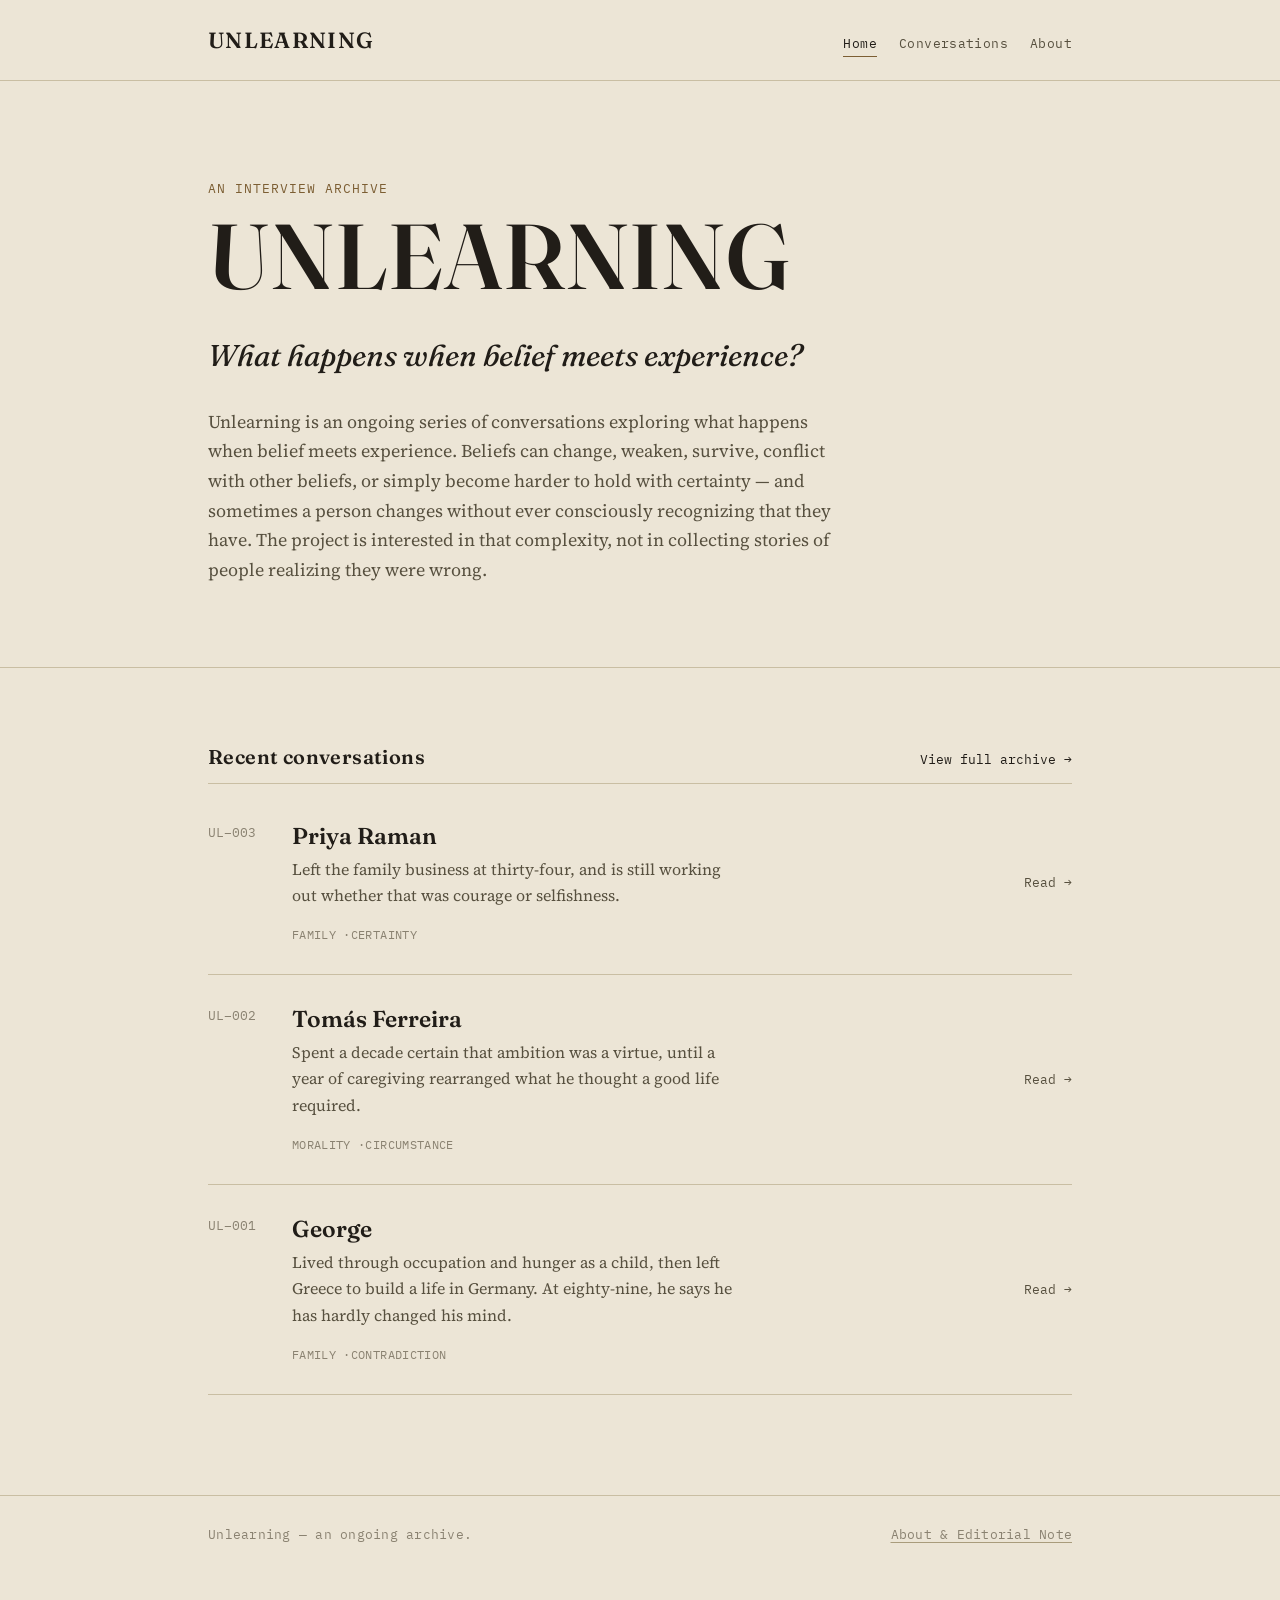
<file: index.html>
<!doctype html>
<html lang="en">
<head>
<meta charset="UTF-8">
<meta name="viewport" content="width=device-width, initial-scale=1">
<title>Unlearning — an archive of changed minds</title>
<meta name="description" content="Unlearning is an interview project exploring how people's beliefs change — or resist changing — when they meet lived experience.">
<link rel="stylesheet" href="styles.css">
</head>
<body>

<header class="site-header">
  <div class="shell">
    <a class="wordmark" href="index.html">UNLEARNING</a>
    <nav class="site-nav">
      <a href="index.html" aria-current="page">Home</a>
      <a href="conversations.html">Conversations</a>
      <a href="about.html">About</a>
    </nav>
  </div>
</header>

<section class="hero">
  <div class="shell">
    <p class="eyebrow">An interview archive</p>
    <h1 class="hero-word">UNLEARNING</h1>
    <p class="hero-question">What happens when belief meets experience?</p>
    <p class="hero-desc">Unlearning is an ongoing series of conversations exploring what happens when belief meets experience. Beliefs can change, weaken, survive, conflict with other beliefs, or simply become harder to hold with certainty — and sometimes a person changes without ever consciously recognizing that they have. The project is interested in that complexity, not in collecting stories of people realizing they were wrong.</p>
  </div>
</section>

<div class="shell">
  <div class="section-head">
    <h2>Recent conversations</h2>
    <a class="see-all" href="conversations.html">View full archive →</a>
  </div>

  <ul class="entry-list">
    <li>
      <a class="entry" href="conversations/priya-raman.html">
        <span class="entry-idx">UL–003</span>
        <span>
          <span class="entry-name">Priya Raman</span>
          <p class="entry-line">Left the family business at thirty-four, and is still working out whether that was courage or selfishness.</p>
          <span class="entry-themes"><span>Family</span><span>Certainty</span></span>
        </span>
        <span class="entry-go">Read →</span>
      </a>
    </li>
    <li>
      <a class="entry" href="conversations/tomas-ferreira.html">
        <span class="entry-idx">UL–002</span>
        <span>
          <span class="entry-name">Tomás Ferreira</span>
          <p class="entry-line">Spent a decade certain that ambition was a virtue, until a year of caregiving rearranged what he thought a good life required.</p>
          <span class="entry-themes"><span>Morality</span><span>Circumstance</span></span>
        </span>
        <span class="entry-go">Read →</span>
      </a>
    </li>
    <li>
      <a class="entry" href="conversations/daniel-ortiz.html">
        <span class="entry-idx">UL–001</span>
        <span>
          <span class="entry-name">George</span>
          <p class="entry-line">Lived through occupation and hunger as a child, then left Greece to build a life in Germany. At eighty-nine, he says he has hardly changed his mind.
</p>
          <span class="entry-themes"><span>Family</span><span>Contradiction</span></span>
        </span>
        <span class="entry-go">Read →</span>
      </a>
    </li>
  </ul>
</div>

<footer class="site-footer">
  <div class="shell">
    <span>Unlearning — an ongoing archive.</span>
    <span><a href="about.html">About &amp; Editorial Note</a></span>
  </div>
</footer>

</body>
</html>
</file>
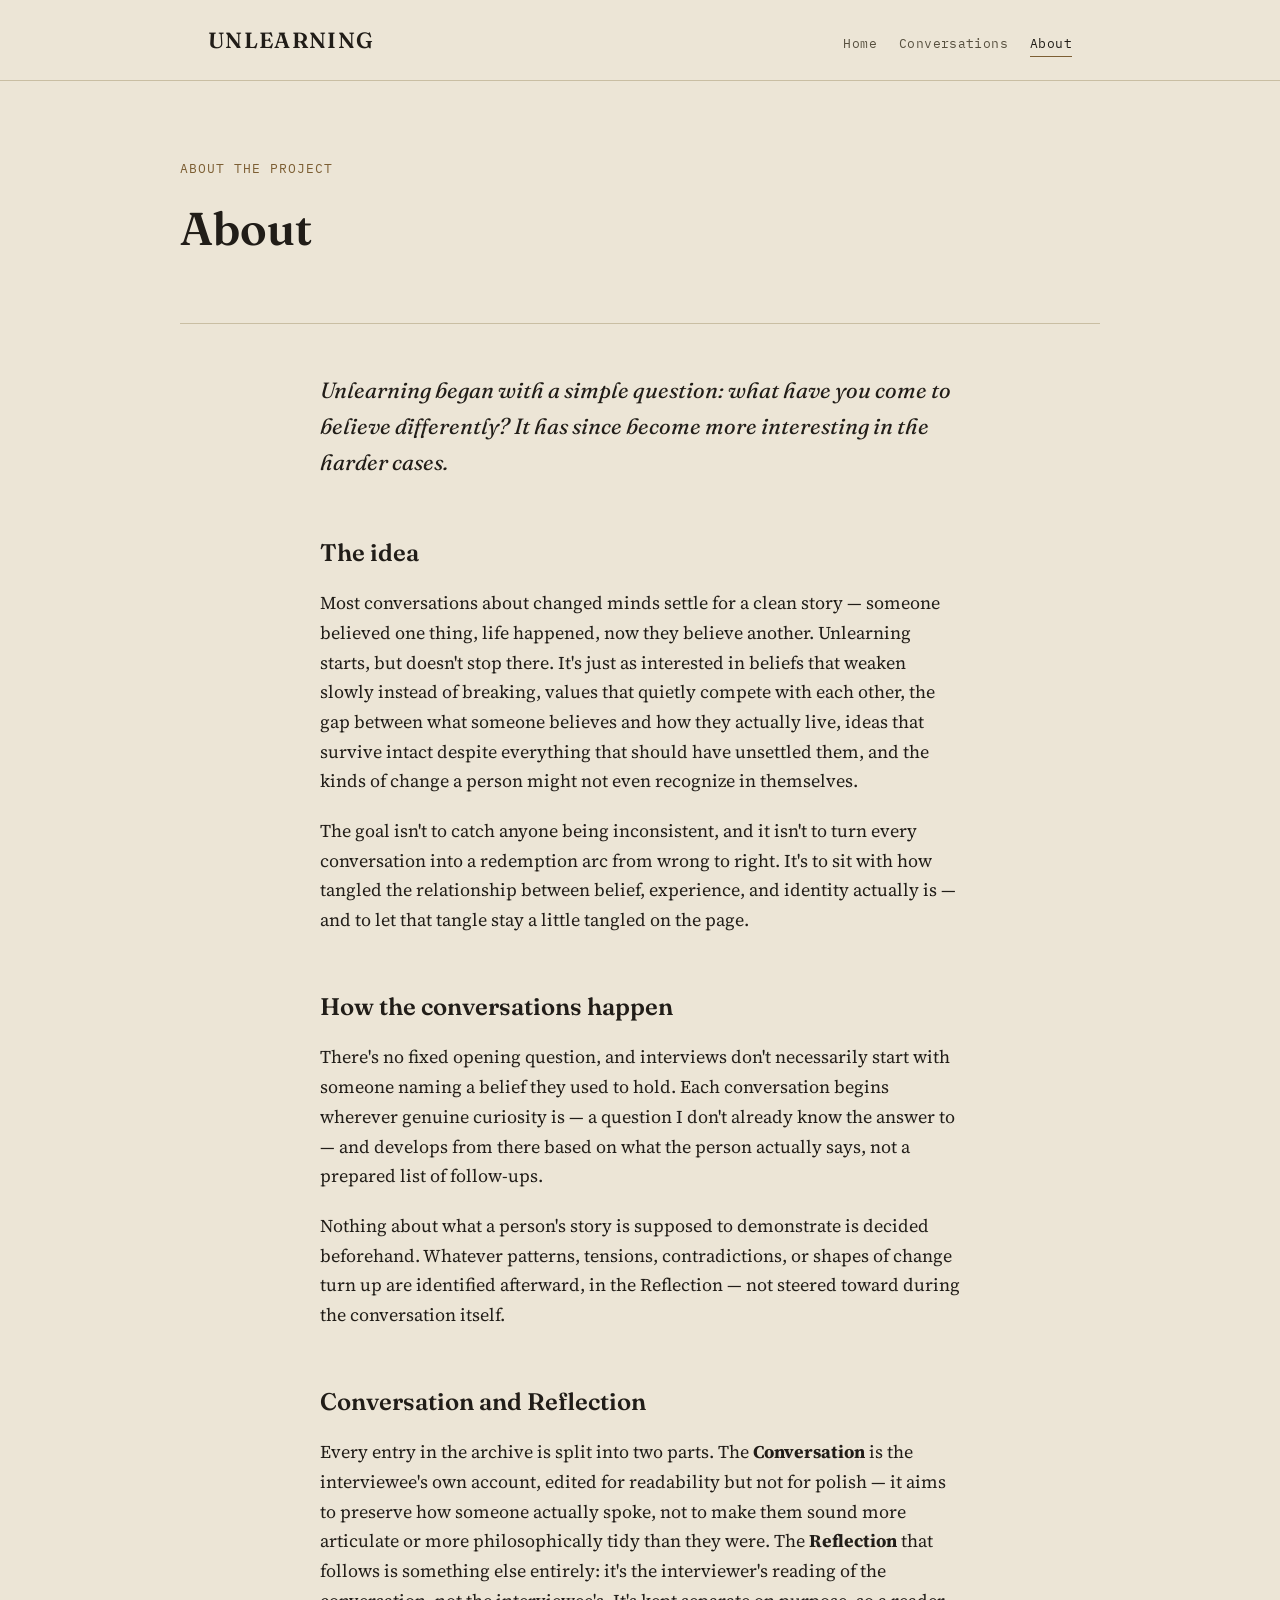
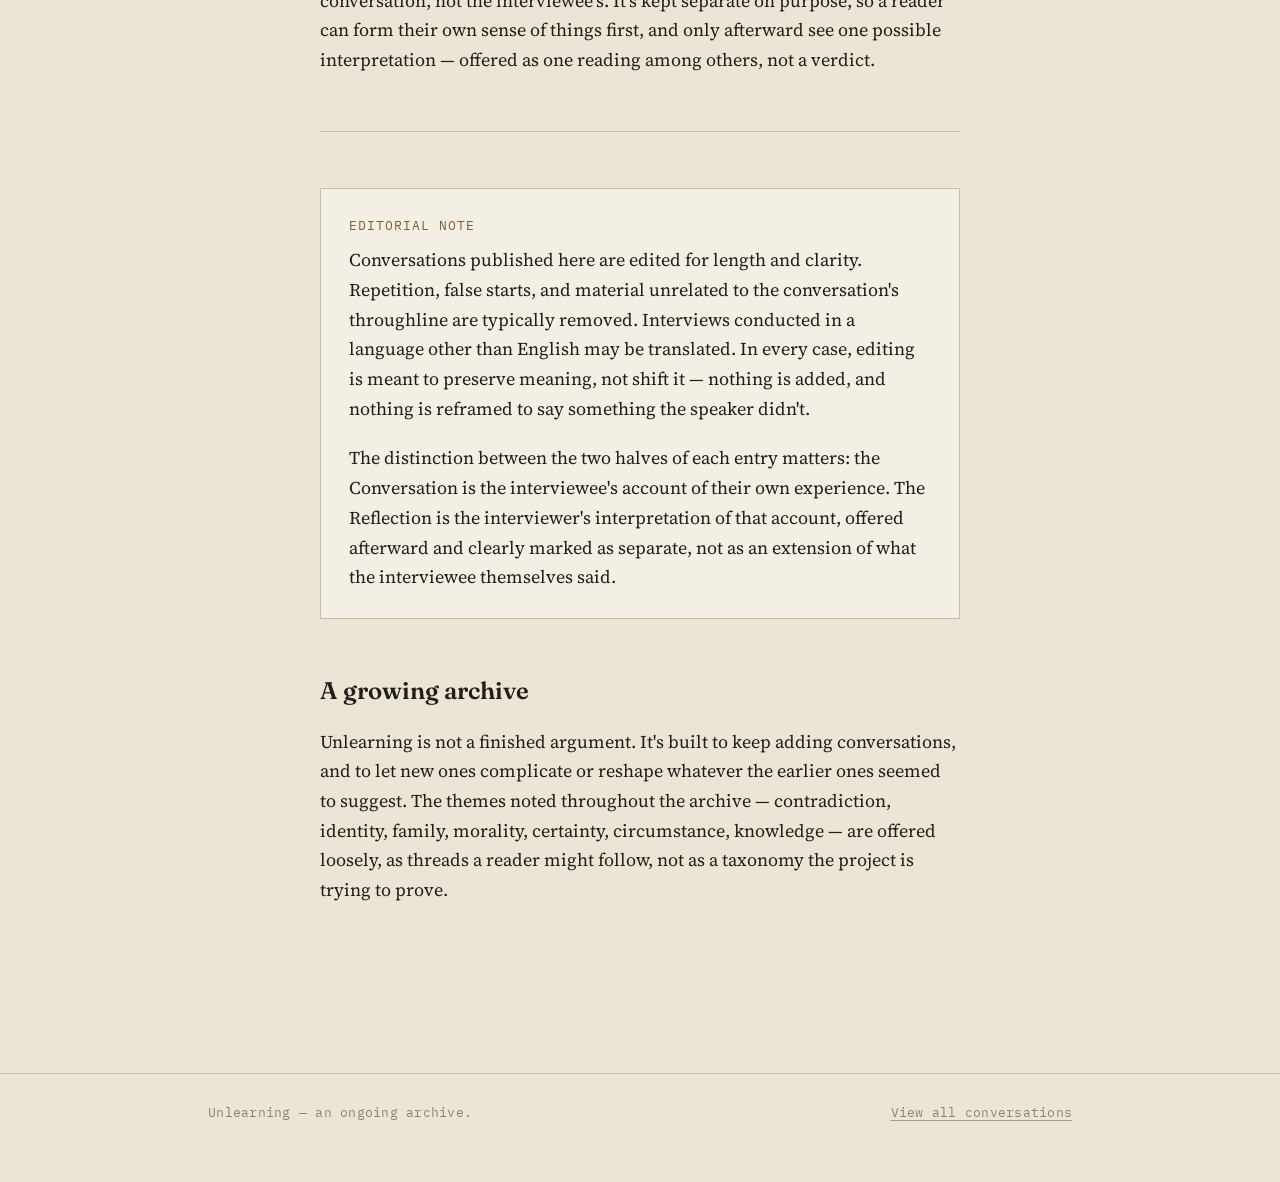
<file: about.html>
<!doctype html>
<html lang="en">
<head>
<meta charset="UTF-8">
<meta name="viewport" content="width=device-width, initial-scale=1">
<title>About — Unlearning</title>
<meta name="description" content="What Unlearning is, how the conversations are conducted, and how they are edited.">
<link rel="stylesheet" href="styles.css">
</head>
<body>

<header class="site-header">
  <div class="shell">
    <a class="wordmark" href="index.html">UNLEARNING</a>
    <nav class="site-nav">
      <a href="index.html">Home</a>
      <a href="conversations.html">Conversations</a>
      <a href="about.html" aria-current="page">About</a>
    </nav>
  </div>
</header>

<div class="page-head shell">
  <p class="eyebrow">About the project</p>
  <h1 class="page-title">About</h1>
</div>

<div class="col prose">
  <p class="lede">Unlearning began with a simple question: what have you come to believe differently? It has since become more interesting in the harder cases.</p>

  <h2>The idea</h2>
  <p>Most conversations about changed minds settle for a clean story — someone believed one thing, life happened, now they believe another. Unlearning starts, but doesn't stop there. It's just as interested in beliefs that weaken slowly instead of breaking, values that quietly compete with each other, the gap between what someone believes and how they actually live, ideas that survive intact despite everything that should have unsettled them, and the kinds of change a person might not even recognize in themselves.</p>
  <p>The goal isn't to catch anyone being inconsistent, and it isn't to turn every conversation into a redemption arc from wrong to right. It's to sit with how tangled the relationship between belief, experience, and identity actually is — and to let that tangle stay a little tangled on the page.</p>

  <h2>How the conversations happen</h2>
  <p>There's no fixed opening question, and interviews don't necessarily start with someone naming a belief they used to hold. Each conversation begins wherever genuine curiosity is — a question I don't already know the answer to — and develops from there based on what the person actually says, not a prepared list of follow-ups.</p>
  <p>Nothing about what a person's story is supposed to demonstrate is decided beforehand. Whatever patterns, tensions, contradictions, or shapes of change turn up are identified afterward, in the Reflection — not steered toward during the conversation itself.</p>

  <h2>Conversation and Reflection</h2>
  <p>Every entry in the archive is split into two parts. The <strong>Conversation</strong> is the interviewee's own account, edited for readability but not for polish — it aims to preserve how someone actually spoke, not to make them sound more articulate or more philosophically tidy than they were. The <strong>Reflection</strong> that follows is something else entirely: it's the interviewer's reading of the conversation, not the interviewee's. It's kept separate on purpose, so a reader can form their own sense of things first, and only afterward see one possible interpretation — offered as one reading among others, not a verdict.</p>

  <hr class="divider">

  <div class="note-box">
    <span class="eyebrow">Editorial note</span>
    <p class="mt-0">Conversations published here are edited for length and clarity. Repetition, false starts, and material unrelated to the conversation's throughline are typically removed. Interviews conducted in a language other than English may be translated. In every case, editing is meant to preserve meaning, not shift it — nothing is added, and nothing is reframed to say something the speaker didn't.</p>
    <p style="margin-bottom:0;">The distinction between the two halves of each entry matters: the Conversation is the interviewee's account of their own experience. The Reflection is the interviewer's interpretation of that account, offered afterward and clearly marked as separate, not as an extension of what the interviewee themselves said.</p>
  </div>

  <h2>A growing archive</h2>
  <p>Unlearning is not a finished argument. It's built to keep adding conversations, and to let new ones complicate or reshape whatever the earlier ones seemed to suggest. The themes noted throughout the archive — contradiction, identity, family, morality, certainty, circumstance, knowledge — are offered loosely, as threads a reader might follow, not as a taxonomy the project is trying to prove.</p>
</div>

<footer class="site-footer">
  <div class="shell">
    <span>Unlearning — an ongoing archive.</span>
    <span><a href="conversations.html">View all conversations</a></span>
  </div>
</footer>

</body>
</html>
</file>
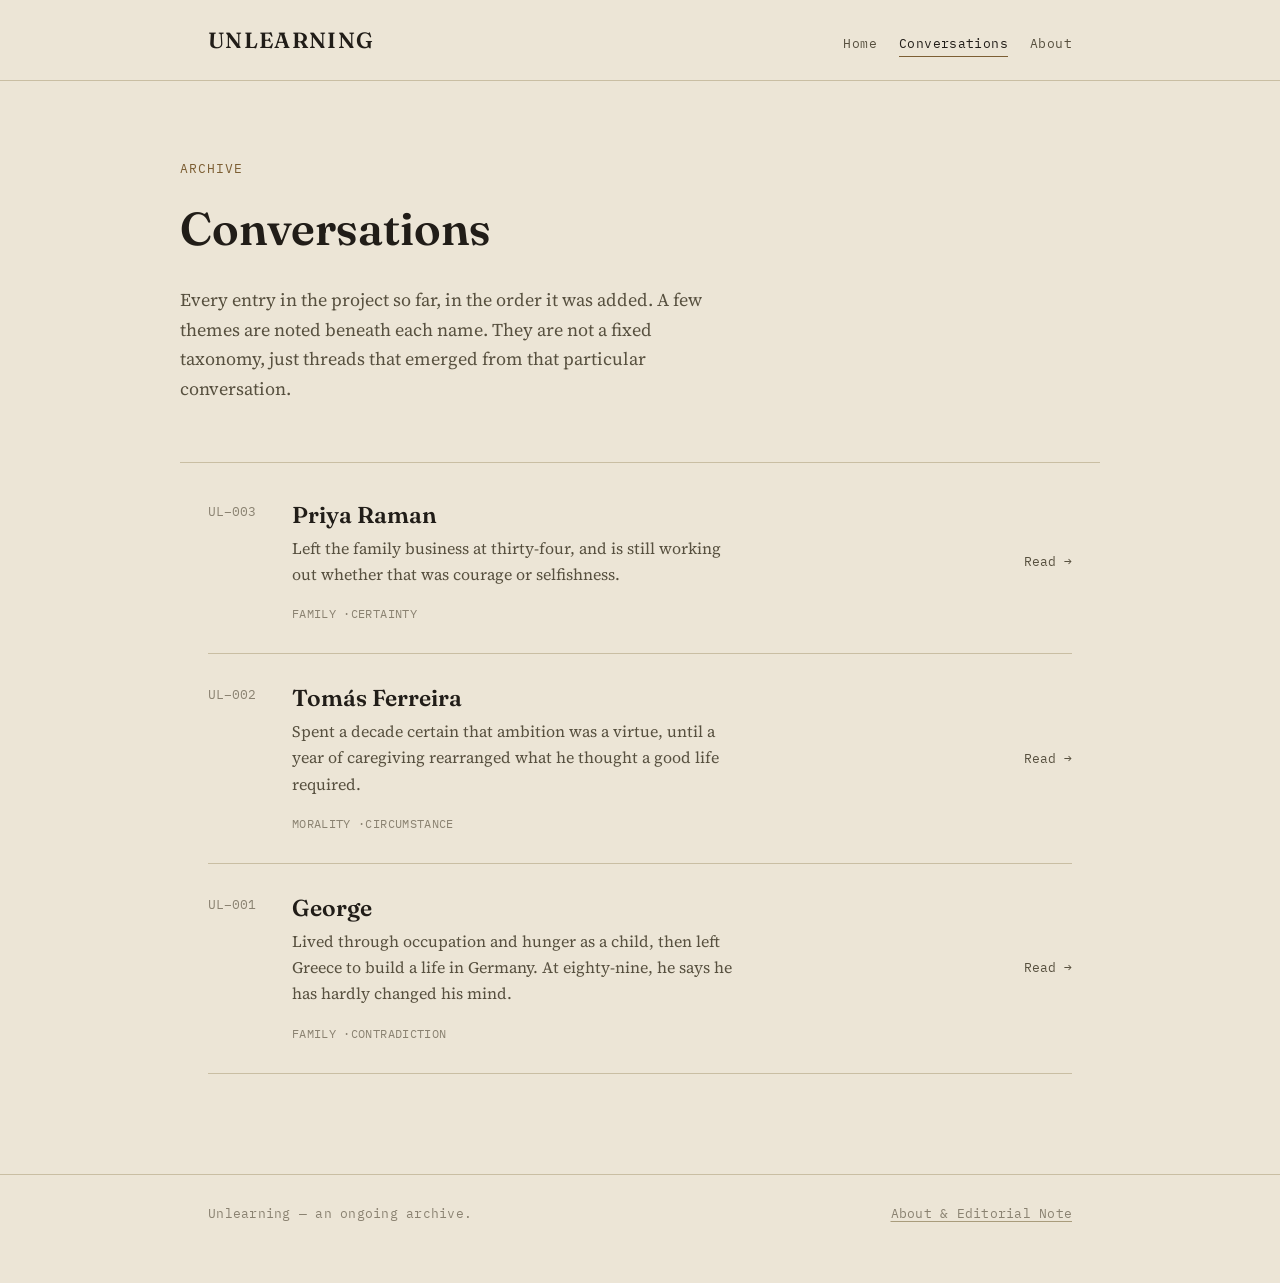
<file: conversations.html>
<!doctype html>
<html lang="en">
<head>
<meta charset="UTF-8">
<meta name="viewport" content="width=device-width, initial-scale=1">
<title>Conversations — Unlearning</title>
<meta name="description" content="The full archive of Unlearning conversations.">
<link rel="stylesheet" href="styles.css">
</head>
<body>

<header class="site-header">
  <div class="shell">
    <a class="wordmark" href="index.html">UNLEARNING</a>
    <nav class="site-nav">
      <a href="index.html">Home</a>
      <a href="conversations.html" aria-current="page">Conversations</a>
      <a href="about.html">About</a>
    </nav>
  </div>
</header>

<div class="page-head shell">
  <p class="eyebrow">Archive</p>
  <h1 class="page-title">Conversations</h1>
  <p class="page-dek">Every entry in the project so far, in the order it was added. A few themes are noted beneath each name. They are not a fixed taxonomy, just threads that emerged from that particular conversation.</p>
</div>

<div class="shell">
  <ul class="entry-list" style="margin-top: 8px;">
    <li>
      <a class="entry" href="conversations/priya-raman.html">
        <span class="entry-idx">UL–003</span>
        <span>
          <span class="entry-name">Priya Raman</span>
          <p class="entry-line">Left the family business at thirty-four, and is still working out whether that was courage or selfishness.</p>
          <span class="entry-themes"><span>Family</span><span>Certainty</span></span>
        </span>
        <span class="entry-go">Read →</span>
      </a>
    </li>
    <li>
      <a class="entry" href="conversations/tomas-ferreira.html">
        <span class="entry-idx">UL–002</span>
        <span>
          <span class="entry-name">Tomás Ferreira</span>
          <p class="entry-line">Spent a decade certain that ambition was a virtue, until a year of caregiving rearranged what he thought a good life required.</p>
          <span class="entry-themes"><span>Morality</span><span>Circumstance</span></span>
        </span>
        <span class="entry-go">Read →</span>
      </a>
    </li>
    <li>
      <a class="entry" href="conversations/daniel-ortiz.html">
        <span class="entry-idx">UL–001</span>
        <span>
          <span class="entry-name">George</span>
          <p class="entry-line">Lived through occupation and hunger as a child, then left Greece to build a life in Germany. At eighty-nine, he says he has hardly changed his mind.
</p>
          <span class="entry-themes"><span>Family</span><span>Contradiction</span></span>
        </span>
        <span class="entry-go">Read →</span>
      </a>
    </li>
  </ul>
</div>

<footer class="site-footer">
  <div class="shell">
    <span>Unlearning — an ongoing archive.</span>
    <span><a href="about.html">About &amp; Editorial Note</a></span>
  </div>
</footer>

</body>
</html>
</file>
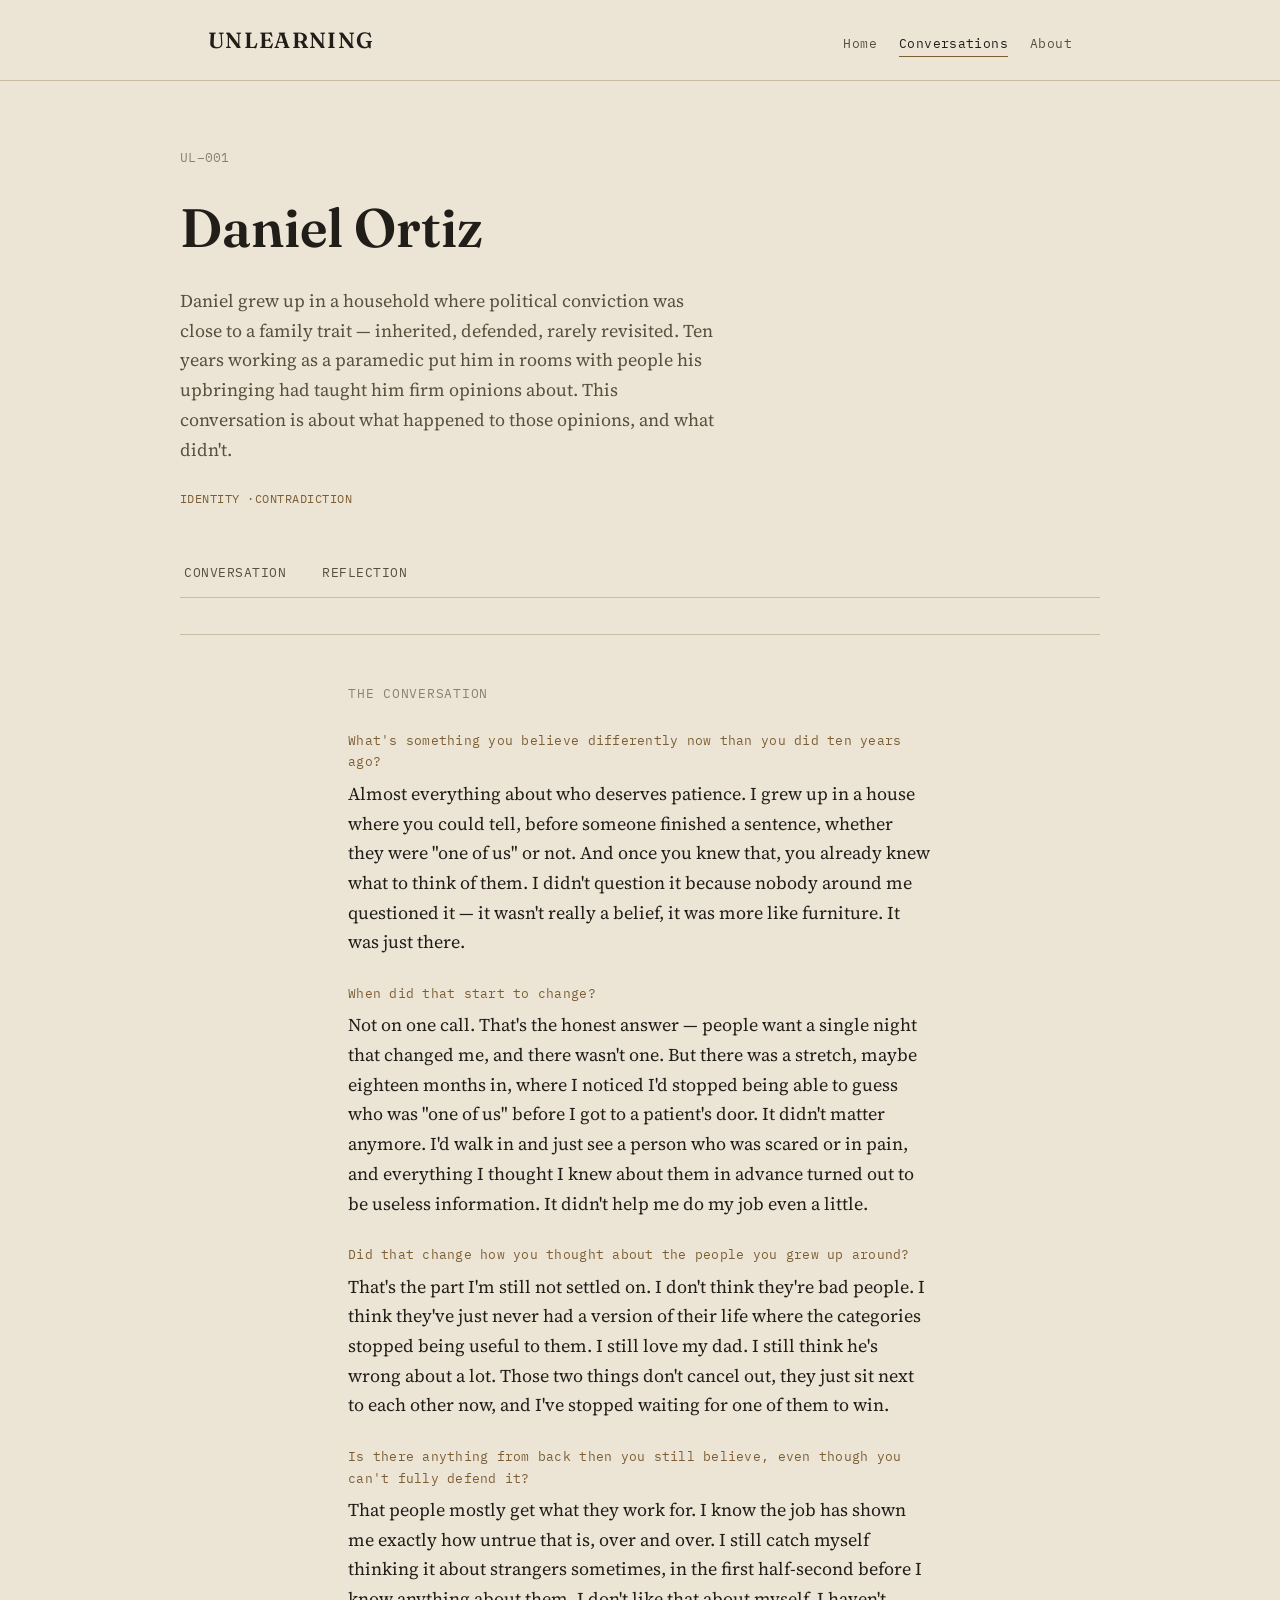
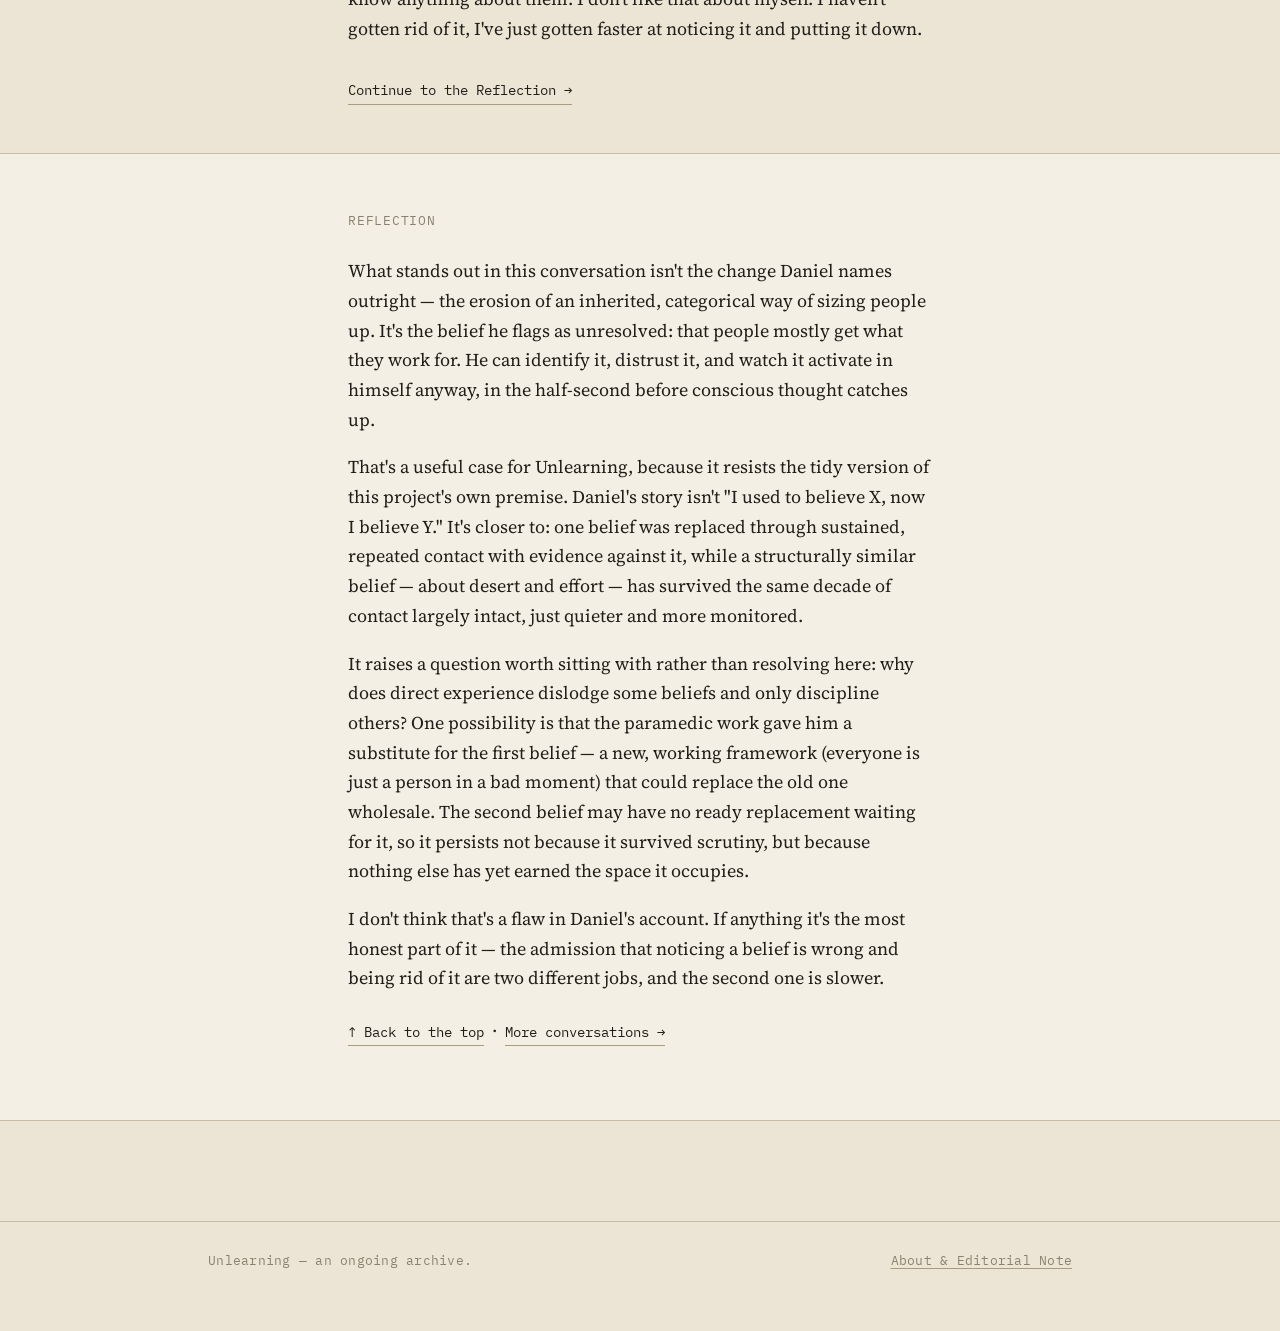
<file: daniel-ortiz.html>
<!doctype html>
<html lang="en">
<head>
<meta charset="UTF-8">
<meta name="viewport" content="width=device-width, initial-scale=1">
<title>George — Unlearning</title>
<meta name="description" content="Lived through occupation and hunger as a child, then left Greece to build a life in Germany. At eighty-nine, he says he has hardly changed his mind.
">
<link rel="stylesheet" href="../styles.css">
</head>
<body>

<header class="site-header">
  <div class="shell">
    <a class="wordmark" href="../index.html">UNLEARNING</a>
    <nav class="site-nav">
      <a href="../index.html">Home</a>
      <a href="../conversations.html" aria-current="page">Conversations</a>
      <a href="../about.html">About</a>
    </nav>
  </div>
</header>

<div class="subject-head shell">
  <span class="index-mark">UL–001</span>
  <h1 class="subject-name">Daniel Ortiz</h1>
  <p class="subject-context">Daniel grew up in a household where political conviction was close to a family trait — inherited, defended, rarely revisited. Ten years working as a paramedic put him in rooms with people his upbringing had taught him firm opinions about. This conversation is about what happened to those opinions, and what didn't.</p>
  <span class="subject-themes"><span>Identity</span><span>Contradiction</span></span>

  <nav class="pane-nav">
    <a href="#conversation">Conversation</a>
    <a href="#reflection">Reflection</a>
  </nav>
</div>

<article class="pane pane-conversation shell" id="conversation">
  <div class="col">
    <span class="pane-label">The Conversation</span>

    <div class="exchange">
      <p class="q">What's something you believe differently now than you did ten years ago?</p>
      <p>Almost everything about who deserves patience. I grew up in a house where you could tell, before someone finished a sentence, whether they were "one of us" or not. And once you knew that, you already knew what to think of them. I didn't question it because nobody around me questioned it — it wasn't really a belief, it was more like furniture. It was just there.</p>
    </div>

    <div class="exchange">
      <p class="q">When did that start to change?</p>
      <p>Not on one call. That's the honest answer — people want a single night that changed me, and there wasn't one. But there was a stretch, maybe eighteen months in, where I noticed I'd stopped being able to guess who was "one of us" before I got to a patient's door. It didn't matter anymore. I'd walk in and just see a person who was scared or in pain, and everything I thought I knew about them in advance turned out to be useless information. It didn't help me do my job even a little.</p>
    </div>

    <div class="exchange">
      <p class="q">Did that change how you thought about the people you grew up around?</p>
      <p>That's the part I'm still not settled on. I don't think they're bad people. I think they've just never had a version of their life where the categories stopped being useful to them. I still love my dad. I still think he's wrong about a lot. Those two things don't cancel out, they just sit next to each other now, and I've stopped waiting for one of them to win.</p>
    </div>

    <div class="exchange">
      <p class="q">Is there anything from back then you still believe, even though you can't fully defend it?</p>
      <p>That people mostly get what they work for. I know the job has shown me exactly how untrue that is, over and over. I still catch myself thinking it about strangers sometimes, in the first half-second before I know anything about them. I don't like that about myself. I haven't gotten rid of it, I've just gotten faster at noticing it and putting it down.</p>
    </div>

    <a class="continue-link" href="#reflection">Continue to the Reflection →</a>
  </div>
</article>

<section class="pane pane-reflection" id="reflection">
  <div class="col">
    <span class="pane-label">Reflection</span>
    <p>What stands out in this conversation isn't the change Daniel names outright — the erosion of an inherited, categorical way of sizing people up. It's the belief he flags as unresolved: that people mostly get what they work for. He can identify it, distrust it, and watch it activate in himself anyway, in the half-second before conscious thought catches up.</p>
    <p>That's a useful case for Unlearning, because it resists the tidy version of this project's own premise. Daniel's story isn't "I used to believe X, now I believe Y." It's closer to: one belief was replaced through sustained, repeated contact with evidence against it, while a structurally similar belief — about desert and effort — has survived the same decade of contact largely intact, just quieter and more monitored.</p>
    <p>It raises a question worth sitting with rather than resolving here: why does direct experience dislodge some beliefs and only discipline others? One possibility is that the paramedic work gave him a substitute for the first belief — a new, working framework (everyone is just a person in a bad moment) that could replace the old one wholesale. The second belief may have no ready replacement waiting for it, so it persists not because it survived scrutiny, but because nothing else has yet earned the space it occupies.</p>
    <p>I don't think that's a flaw in Daniel's account. If anything it's the most honest part of it — the admission that noticing a belief is wrong and being rid of it are two different jobs, and the second one is slower.</p>

    <p><a class="continue-link" href="#top">↑ Back to the top</a> &nbsp;·&nbsp; <a class="continue-link" href="../conversations.html">More conversations →</a></p>
  </div>
</section>

<footer class="site-footer">
  <div class="shell">
    <span>Unlearning — an ongoing archive.</span>
    <span><a href="../about.html">About &amp; Editorial Note</a></span>
  </div>
</footer>

</body>
</html>
</file>
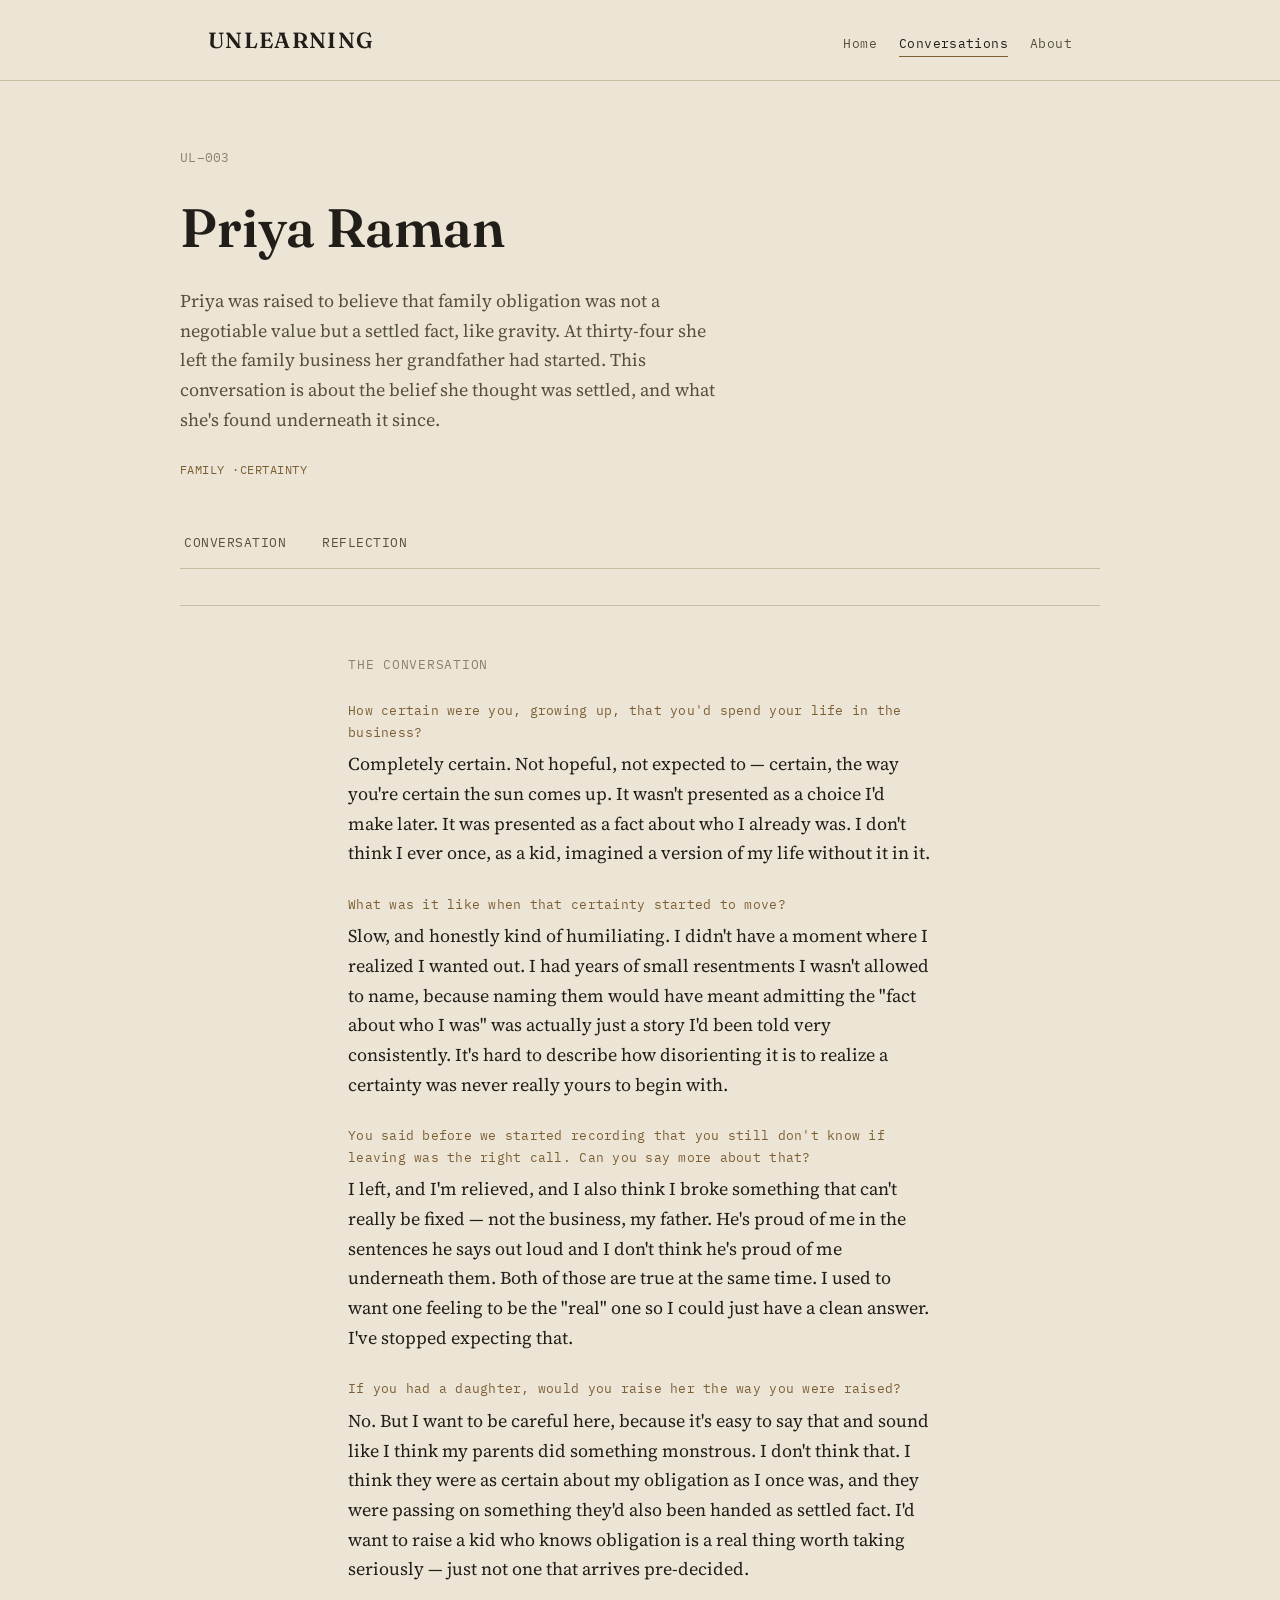
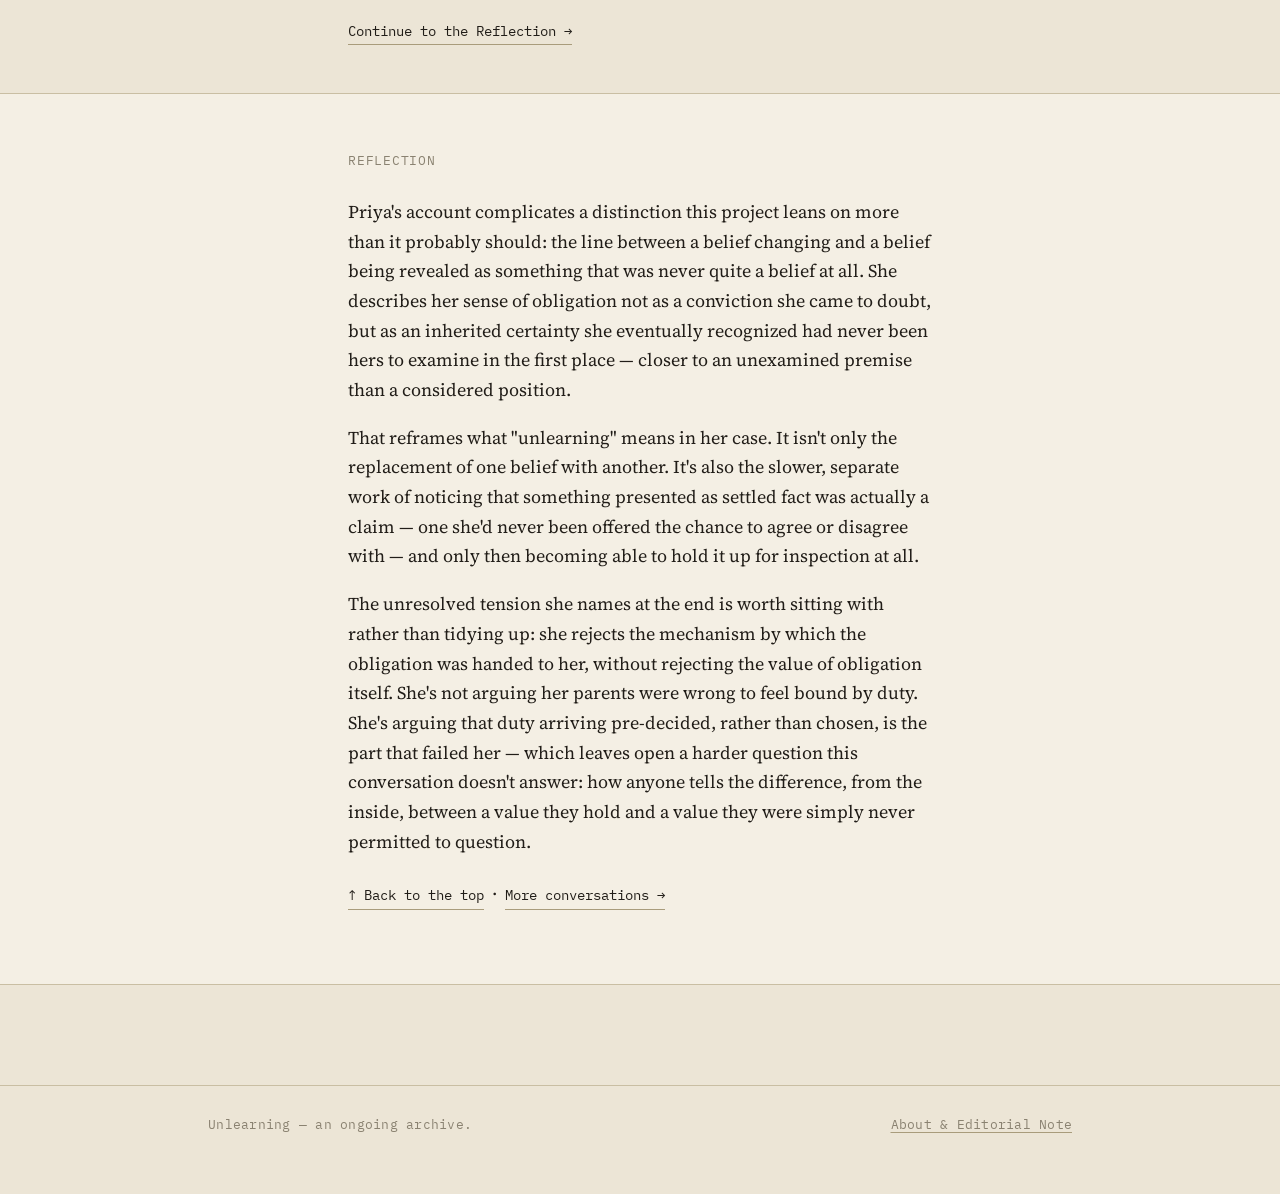
<file: priya-raman.html>
<!doctype html>
<html lang="en">
<head>
<meta charset="UTF-8">
<meta name="viewport" content="width=device-width, initial-scale=1">
<title>Priya Raman — Unlearning</title>
<meta name="description" content="Priya Raman left the family business at thirty-four, and is still working out whether that was courage or selfishness.">
<link rel="stylesheet" href="../styles.css">
</head>
<body>

<header class="site-header">
  <div class="shell">
    <a class="wordmark" href="../index.html">UNLEARNING</a>
    <nav class="site-nav">
      <a href="../index.html">Home</a>
      <a href="../conversations.html" aria-current="page">Conversations</a>
      <a href="../about.html">About</a>
    </nav>
  </div>
</header>

<div class="subject-head shell">
  <span class="index-mark">UL–003</span>
  <h1 class="subject-name">Priya Raman</h1>
  <p class="subject-context">Priya was raised to believe that family obligation was not a negotiable value but a settled fact, like gravity. At thirty-four she left the family business her grandfather had started. This conversation is about the belief she thought was settled, and what she's found underneath it since.</p>
  <span class="subject-themes"><span>Family</span><span>Certainty</span></span>

  <nav class="pane-nav">
    <a href="#conversation">Conversation</a>
    <a href="#reflection">Reflection</a>
  </nav>
</div>

<article class="pane pane-conversation shell" id="conversation">
  <div class="col">
    <span class="pane-label">The Conversation</span>

    <div class="exchange">
      <p class="q">How certain were you, growing up, that you'd spend your life in the business?</p>
      <p>Completely certain. Not hopeful, not expected to — certain, the way you're certain the sun comes up. It wasn't presented as a choice I'd make later. It was presented as a fact about who I already was. I don't think I ever once, as a kid, imagined a version of my life without it in it.</p>
    </div>

    <div class="exchange">
      <p class="q">What was it like when that certainty started to move?</p>
      <p>Slow, and honestly kind of humiliating. I didn't have a moment where I realized I wanted out. I had years of small resentments I wasn't allowed to name, because naming them would have meant admitting the "fact about who I was" was actually just a story I'd been told very consistently. It's hard to describe how disorienting it is to realize a certainty was never really yours to begin with.</p>
    </div>

    <div class="exchange">
      <p class="q">You said before we started recording that you still don't know if leaving was the right call. Can you say more about that?</p>
      <p>I left, and I'm relieved, and I also think I broke something that can't really be fixed — not the business, my father. He's proud of me in the sentences he says out loud and I don't think he's proud of me underneath them. Both of those are true at the same time. I used to want one feeling to be the "real" one so I could just have a clean answer. I've stopped expecting that.</p>
    </div>

    <div class="exchange">
      <p class="q">If you had a daughter, would you raise her the way you were raised?</p>
      <p>No. But I want to be careful here, because it's easy to say that and sound like I think my parents did something monstrous. I don't think that. I think they were as certain about my obligation as I once was, and they were passing on something they'd also been handed as settled fact. I'd want to raise a kid who knows obligation is a real thing worth taking seriously — just not one that arrives pre-decided.</p>
    </div>

    <a class="continue-link" href="#reflection">Continue to the Reflection →</a>
  </div>
</article>

<section class="pane pane-reflection" id="reflection">
  <div class="col">
    <span class="pane-label">Reflection</span>
    <p>Priya's account complicates a distinction this project leans on more than it probably should: the line between a belief changing and a belief being revealed as something that was never quite a belief at all. She describes her sense of obligation not as a conviction she came to doubt, but as an inherited certainty she eventually recognized had never been hers to examine in the first place — closer to an unexamined premise than a considered position.</p>
    <p>That reframes what "unlearning" means in her case. It isn't only the replacement of one belief with another. It's also the slower, separate work of noticing that something presented as settled fact was actually a claim — one she'd never been offered the chance to agree or disagree with — and only then becoming able to hold it up for inspection at all.</p>
    <p>The unresolved tension she names at the end is worth sitting with rather than tidying up: she rejects the mechanism by which the obligation was handed to her, without rejecting the value of obligation itself. She's not arguing her parents were wrong to feel bound by duty. She's arguing that duty arriving pre-decided, rather than chosen, is the part that failed her — which leaves open a harder question this conversation doesn't answer: how anyone tells the difference, from the inside, between a value they hold and a value they were simply never permitted to question.</p>

    <p><a class="continue-link" href="#top">↑ Back to the top</a> &nbsp;·&nbsp; <a class="continue-link" href="../conversations.html">More conversations →</a></p>
  </div>
</section>

<footer class="site-footer">
  <div class="shell">
    <span>Unlearning — an ongoing archive.</span>
    <span><a href="../about.html">About &amp; Editorial Note</a></span>
  </div>
</footer>

</body>
</html>
</file>
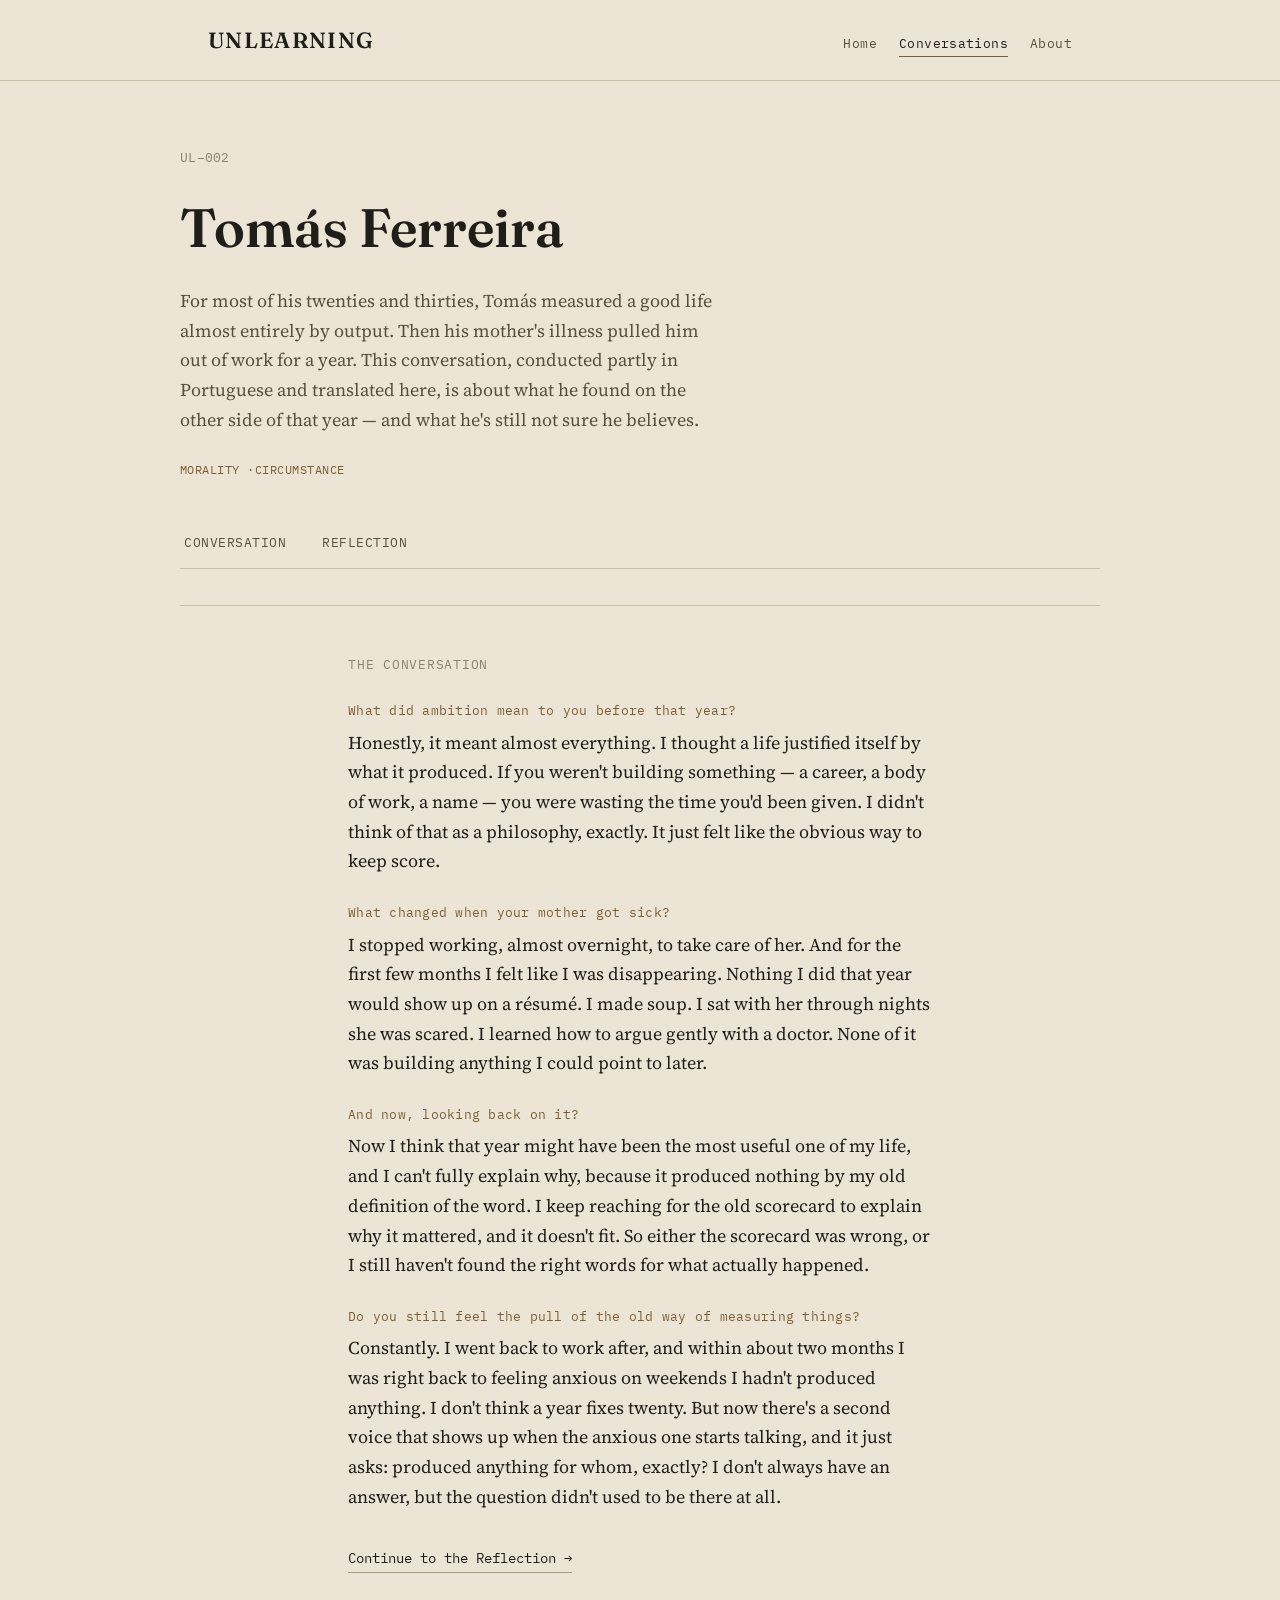
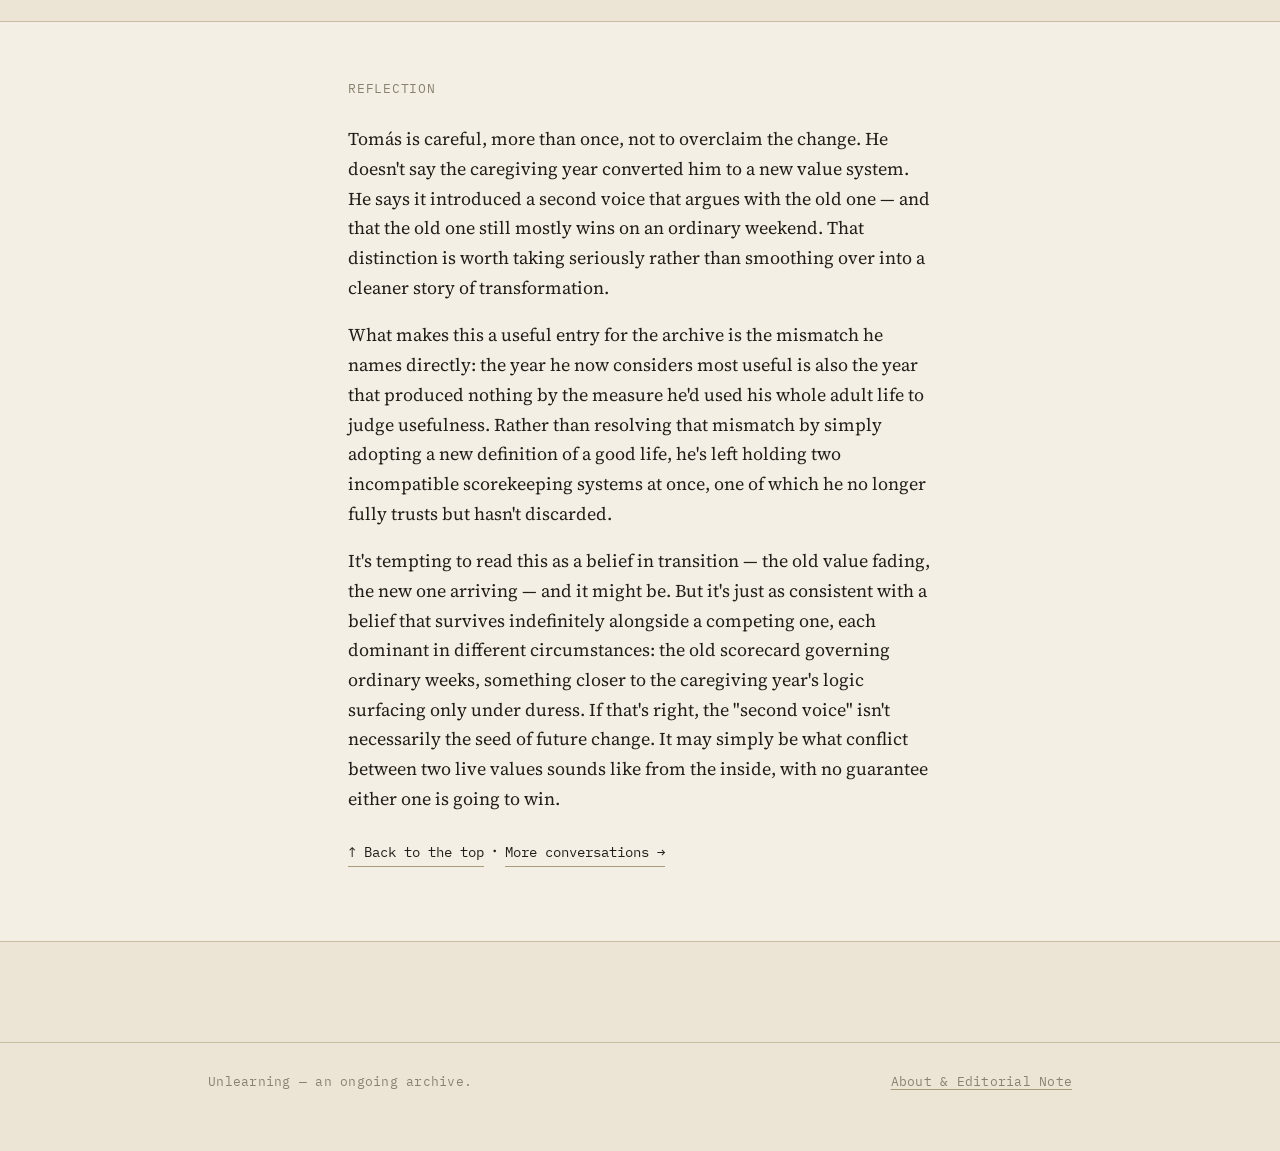
<file: tomas-ferreira.html>
<!doctype html>
<html lang="en">
<head>
<meta charset="UTF-8">
<meta name="viewport" content="width=device-width, initial-scale=1">
<title>Tomás Ferreira — Unlearning</title>
<meta name="description" content="A year of caregiving rearranged what Tomás Ferreira thought a good life required.">
<link rel="stylesheet" href="../styles.css">
</head>
<body>

<header class="site-header">
  <div class="shell">
    <a class="wordmark" href="../index.html">UNLEARNING</a>
    <nav class="site-nav">
      <a href="../index.html">Home</a>
      <a href="../conversations.html" aria-current="page">Conversations</a>
      <a href="../about.html">About</a>
    </nav>
  </div>
</header>

<div class="subject-head shell">
  <span class="index-mark">UL–002</span>
  <h1 class="subject-name">Tomás Ferreira</h1>
  <p class="subject-context">For most of his twenties and thirties, Tomás measured a good life almost entirely by output. Then his mother's illness pulled him out of work for a year. This conversation, conducted partly in Portuguese and translated here, is about what he found on the other side of that year — and what he's still not sure he believes.</p>
  <span class="subject-themes"><span>Morality</span><span>Circumstance</span></span>

  <nav class="pane-nav">
    <a href="#conversation">Conversation</a>
    <a href="#reflection">Reflection</a>
  </nav>
</div>

<article class="pane pane-conversation shell" id="conversation">
  <div class="col">
    <span class="pane-label">The Conversation</span>

    <div class="exchange">
      <p class="q">What did ambition mean to you before that year?</p>
      <p>Honestly, it meant almost everything. I thought a life justified itself by what it produced. If you weren't building something — a career, a body of work, a name — you were wasting the time you'd been given. I didn't think of that as a philosophy, exactly. It just felt like the obvious way to keep score.</p>
    </div>

    <div class="exchange">
      <p class="q">What changed when your mother got sick?</p>
      <p>I stopped working, almost overnight, to take care of her. And for the first few months I felt like I was disappearing. Nothing I did that year would show up on a résumé. I made soup. I sat with her through nights she was scared. I learned how to argue gently with a doctor. None of it was building anything I could point to later.</p>
    </div>

    <div class="exchange">
      <p class="q">And now, looking back on it?</p>
      <p>Now I think that year might have been the most useful one of my life, and I can't fully explain why, because it produced nothing by my old definition of the word. I keep reaching for the old scorecard to explain why it mattered, and it doesn't fit. So either the scorecard was wrong, or I still haven't found the right words for what actually happened.</p>
    </div>

    <div class="exchange">
      <p class="q">Do you still feel the pull of the old way of measuring things?</p>
      <p>Constantly. I went back to work after, and within about two months I was right back to feeling anxious on weekends I hadn't produced anything. I don't think a year fixes twenty. But now there's a second voice that shows up when the anxious one starts talking, and it just asks: produced anything for whom, exactly? I don't always have an answer, but the question didn't used to be there at all.</p>
    </div>

    <a class="continue-link" href="#reflection">Continue to the Reflection →</a>
  </div>
</article>

<section class="pane pane-reflection" id="reflection">
  <div class="col">
    <span class="pane-label">Reflection</span>
    <p>Tomás is careful, more than once, not to overclaim the change. He doesn't say the caregiving year converted him to a new value system. He says it introduced a second voice that argues with the old one — and that the old one still mostly wins on an ordinary weekend. That distinction is worth taking seriously rather than smoothing over into a cleaner story of transformation.</p>
    <p>What makes this a useful entry for the archive is the mismatch he names directly: the year he now considers most useful is also the year that produced nothing by the measure he'd used his whole adult life to judge usefulness. Rather than resolving that mismatch by simply adopting a new definition of a good life, he's left holding two incompatible scorekeeping systems at once, one of which he no longer fully trusts but hasn't discarded.</p>
    <p>It's tempting to read this as a belief in transition — the old value fading, the new one arriving — and it might be. But it's just as consistent with a belief that survives indefinitely alongside a competing one, each dominant in different circumstances: the old scorecard governing ordinary weeks, something closer to the caregiving year's logic surfacing only under duress. If that's right, the "second voice" isn't necessarily the seed of future change. It may simply be what conflict between two live values sounds like from the inside, with no guarantee either one is going to win.</p>

    <p><a class="continue-link" href="#top">↑ Back to the top</a> &nbsp;·&nbsp; <a class="continue-link" href="../conversations.html">More conversations →</a></p>
  </div>
</section>

<footer class="site-footer">
  <div class="shell">
    <span>Unlearning — an ongoing archive.</span>
    <span><a href="../about.html">About &amp; Editorial Note</a></span>
  </div>
</footer>

</body>
</html>
</file>
<file: styles.css>
/* ============================================================
   UNLEARNING — shared stylesheet
   Palette:  beige field, near-black ink, muted brass accent
   Type:     Fraunces (display) / Source Serif 4 (reading body)
             / IBM Plex Mono (index, meta, nav — transcript voice)
   ============================================================ */

@import url('https://fonts.googleapis.com/css2?family=Fraunces:ital,opsz,wght@0,9..144,300;0,9..144,450;0,9..144,600;1,9..144,450&family=Source+Serif+4:ital,opsz,wght@0,8..60,400;0,8..60,500;1,8..60,400&family=IBM+Plex+Mono:wght@400;500&display=swap');

:root{
  --beige:        #ECE5D6;
  --beige-deep:   #E1D8C4;
  --card:         #F4EFE4;
  --ink:          #211D18;
  --ink-soft:     #57503F;
  --ink-faint:    #8A8271;
  --brass:        #7C5E33;
  --rule:         #C9BEA3;
  --rule-strong:  #A99C7C;

  --display: "Fraunces", serif;
  --body:    "Source Serif 4", serif;
  --mono:    "IBM Plex Mono", monospace;

  --measure: 640px;
  --wide:    920px;
}

*{ box-sizing: border-box; }

html{
  -webkit-text-size-adjust: 100%;
}

body{
  margin: 0;
  background: var(--beige);
  color: var(--ink);
  font-family: var(--body);
  font-size: 18px;
  line-height: 1.65;
  -webkit-font-smoothing: antialiased;
}

a{
  color: var(--ink);
  text-decoration-color: var(--rule-strong);
  text-underline-offset: 3px;
}
a:hover{ color: var(--brass); text-decoration-color: var(--brass); }
a:focus-visible, button:focus-visible{
  outline: 2px solid var(--brass);
  outline-offset: 3px;
}

@media (prefers-reduced-motion: reduce){
  *{ animation-duration: 0.001ms !important; transition-duration: 0.001ms !important; }
}

/* ---------- layout shells ---------- */

.shell{
  max-width: var(--wide);
  margin: 0 auto;
  padding: 0 28px;
}

.col{
  max-width: var(--measure);
  margin: 0 auto;
  padding: 0 28px;
}

/* ---------- header / nav ---------- */

.site-header{
  border-bottom: 1px solid var(--rule);
  padding: 22px 0;
}

.site-header .shell{
  display: flex;
  align-items: baseline;
  justify-content: space-between;
  gap: 24px;
  flex-wrap: wrap;
}

.wordmark{
  font-family: var(--display);
  font-weight: 600;
  font-size: 22px;
  letter-spacing: 0.06em;
  text-decoration: none;
  color: var(--ink);
}

.wordmark:hover{ color: var(--ink); text-decoration: none; }

.site-nav{
  font-family: var(--mono);
  font-size: 13px;
  letter-spacing: 0.03em;
  display: flex;
  gap: 22px;
}

.site-nav a{
  text-decoration: none;
  color: var(--ink-soft);
  padding-bottom: 2px;
  border-bottom: 1px solid transparent;
}

.site-nav a:hover, .site-nav a[aria-current="page"]{
  color: var(--ink);
  border-bottom-color: var(--brass);
}

/* ---------- footer ---------- */

.site-footer{
  border-top: 1px solid var(--rule);
  margin-top: 100px;
  padding: 28px 0 60px;
  font-family: var(--mono);
  font-size: 12.5px;
  color: var(--ink-faint);
  letter-spacing: 0.02em;
}

.site-footer .shell{
  display: flex;
  justify-content: space-between;
  gap: 16px;
  flex-wrap: wrap;
}

.site-footer a{ color: var(--ink-faint); }

/* ---------- eyebrow / meta / index marks ---------- */

.eyebrow{
  font-family: var(--mono);
  font-size: 12.5px;
  letter-spacing: 0.08em;
  text-transform: uppercase;
  color: var(--brass);
}

.index-mark{
  font-family: var(--mono);
  font-size: 12.5px;
  color: var(--ink-faint);
  letter-spacing: 0.02em;
}

/* ---------- home: hero ---------- */

.hero{
  padding: 84px 0 64px;
  border-bottom: 1px solid var(--rule);
}

.hero-word{
  font-family: var(--display);
  font-weight: 600;
  font-size: clamp(48px, 9vw, 92px);
  letter-spacing: 0.01em;
  line-height: 0.98;
  margin: 0 0 30px;
}

.hero-question{
  font-family: var(--display);
  font-style: italic;
  font-weight: 450;
  font-size: clamp(22px, 3vw, 30px);
  max-width: 720px;
  margin: 0 0 26px;
  color: var(--ink);
}

.hero-desc{
  max-width: var(--measure);
  color: var(--ink-soft);
  font-size: 18px;
}

/* ---------- section labels ---------- */

.section-head{
  display: flex;
  align-items: baseline;
  justify-content: space-between;
  border-bottom: 1px solid var(--rule);
  padding-bottom: 10px;
  margin: 72px 0 8px;
}

.section-head h2{
  font-family: var(--display);
  font-weight: 600;
  font-size: 20px;
  letter-spacing: 0.02em;
  margin: 0;
}

.section-head .see-all{
  font-family: var(--mono);
  font-size: 12.5px;
  text-decoration: none;
}

/* ---------- conversation list (home + archive) ---------- */

.entry-list{
  list-style: none;
  margin: 0;
  padding: 0;
}

.entry{
  display: grid;
  grid-template-columns: 64px 1fr auto;
  gap: 20px;
  align-items: start;
  padding: 26px 0;
  border-bottom: 1px solid var(--rule);
  text-decoration: none;
  color: var(--ink);
}

.entry:hover{ color: var(--ink); }
.entry:hover .entry-name{ color: var(--brass); }
.entry:hover .entry-go{ transform: translateX(3px); }

.entry-idx{
  font-family: var(--mono);
  font-size: 12.5px;
  color: var(--ink-faint);
  padding-top: 4px;
}

.entry-name{
  font-family: var(--display);
  font-weight: 600;
  font-size: 23px;
  margin: 0 0 6px;
  transition: color .15s ease;
}

.entry-line{
  color: var(--ink-soft);
  font-size: 16px;
  margin: 0 0 10px;
  max-width: 56ch;
}

.entry-themes{
  font-family: var(--mono);
  font-size: 11.5px;
  letter-spacing: 0.03em;
  color: var(--ink-faint);
  text-transform: uppercase;
}

.entry-themes span:not(:last-child)::after{ content: " \00b7 "; }

.entry-go{
  font-family: var(--mono);
  font-size: 13px;
  color: var(--ink-soft);
  align-self: center;
  transition: transform .15s ease;
  white-space: nowrap;
}

@media (max-width: 620px){
  .entry{ grid-template-columns: 40px 1fr; }
  .entry-go{ display: none; }
}

/* ---------- archive page filters (static, decorative labels) ---------- */

.theme-key{
  display: flex;
  flex-wrap: wrap;
  gap: 10px 8px;
  margin: 18px 0 0;
}

.theme-chip{
  font-family: var(--mono);
  font-size: 11.5px;
  text-transform: uppercase;
  letter-spacing: 0.04em;
  color: var(--ink-soft);
  border: 1px solid var(--rule-strong);
  border-radius: 2px;
  padding: 5px 10px;
}

/* ---------- generic page header ---------- */

.page-head{
  padding: 64px 0 40px;
  border-bottom: 1px solid var(--rule);
}

.page-title{
  font-family: var(--display);
  font-weight: 600;
  font-size: clamp(34px, 5vw, 46px);
  margin: 10px 0 16px;
}

.page-dek{
  color: var(--ink-soft);
  max-width: 60ch;
  font-size: 18px;
}

/* ---------- about / editorial prose ---------- */

.prose{
  padding: 48px 0;
}

.prose h2{
  font-family: var(--display);
  font-weight: 600;
  font-size: 24px;
  margin: 52px 0 16px;
}

.prose h2:first-child{ margin-top: 0; }

.prose p{
  margin: 0 0 20px;
  color: var(--ink);
}

.prose p.lede{
  font-family: var(--display);
  font-style: italic;
  font-size: 22px;
  color: var(--ink);
  margin-bottom: 34px;
}

.divider{
  border: none;
  border-top: 1px solid var(--rule);
  margin: 56px 0;
}

.note-box{
  background: var(--card);
  border: 1px solid var(--rule);
  padding: 26px 28px;
  margin: 40px 0;
}

.note-box .eyebrow{ display:block; margin-bottom: 10px; }

/* ---------- individual conversation page ---------- */

.subject-head{
  padding: 60px 0 36px;
  border-bottom: 1px solid var(--rule);
}

.subject-name{
  font-family: var(--display);
  font-weight: 600;
  font-size: clamp(36px, 6vw, 54px);
  margin: 12px 0 14px;
}

.subject-context{
  color: var(--ink-soft);
  font-size: 18px;
  max-width: 60ch;
  margin: 0 0 18px;
}

.subject-themes{
  font-family: var(--mono);
  font-size: 12px;
  text-transform: uppercase;
  letter-spacing: 0.04em;
  color: var(--brass);
}
.subject-themes span:not(:last-child)::after{ content: " \00b7 "; }

/* tab-style toggle between Conversation / Reflection */

.pane-nav{
  display: flex;
  gap: 2px;
  margin: 40px 0 0;
  border-bottom: 1px solid var(--rule);
}

.pane-nav a{
  font-family: var(--mono);
  font-size: 13px;
  text-transform: uppercase;
  letter-spacing: 0.04em;
  text-decoration: none;
  color: var(--ink-soft);
  padding: 10px 4px 12px;
  margin-right: 26px;
  border-bottom: 2px solid transparent;
}

.pane-nav a:hover{ color: var(--ink); }

.pane{
  padding: 48px 0;
}

.pane-conversation .pane-label,
.pane-reflection .pane-label{
  font-family: var(--mono);
  font-size: 12.5px;
  letter-spacing: 0.06em;
  text-transform: uppercase;
  color: var(--ink-faint);
  margin-bottom: 26px;
  display: block;
}

.exchange{ margin: 0 0 26px; }

.exchange .q{
  font-family: var(--mono);
  font-size: 13px;
  color: var(--brass);
  letter-spacing: 0.02em;
  margin: 0 0 6px;
}

.exchange p{ margin: 0; }

.pane-reflection{
  background: var(--card);
  border-top: 1px solid var(--rule);
  border-bottom: 1px solid var(--rule);
  padding: 56px 0;
}

.continue-link{
  display: inline-block;
  margin-top: 10px;
  font-family: var(--mono);
  font-size: 13.5px;
  text-decoration: none;
  border-bottom: 1px solid var(--rule-strong);
  padding-bottom: 2px;
}

.continue-link:hover{ border-bottom-color: var(--brass); }

.back-to-top{
  font-family: var(--mono);
  font-size: 12.5px;
  text-decoration: none;
  color: var(--ink-soft);
}

/* ---------- misc ---------- */

.mt-0{ margin-top: 0; }
</file>
